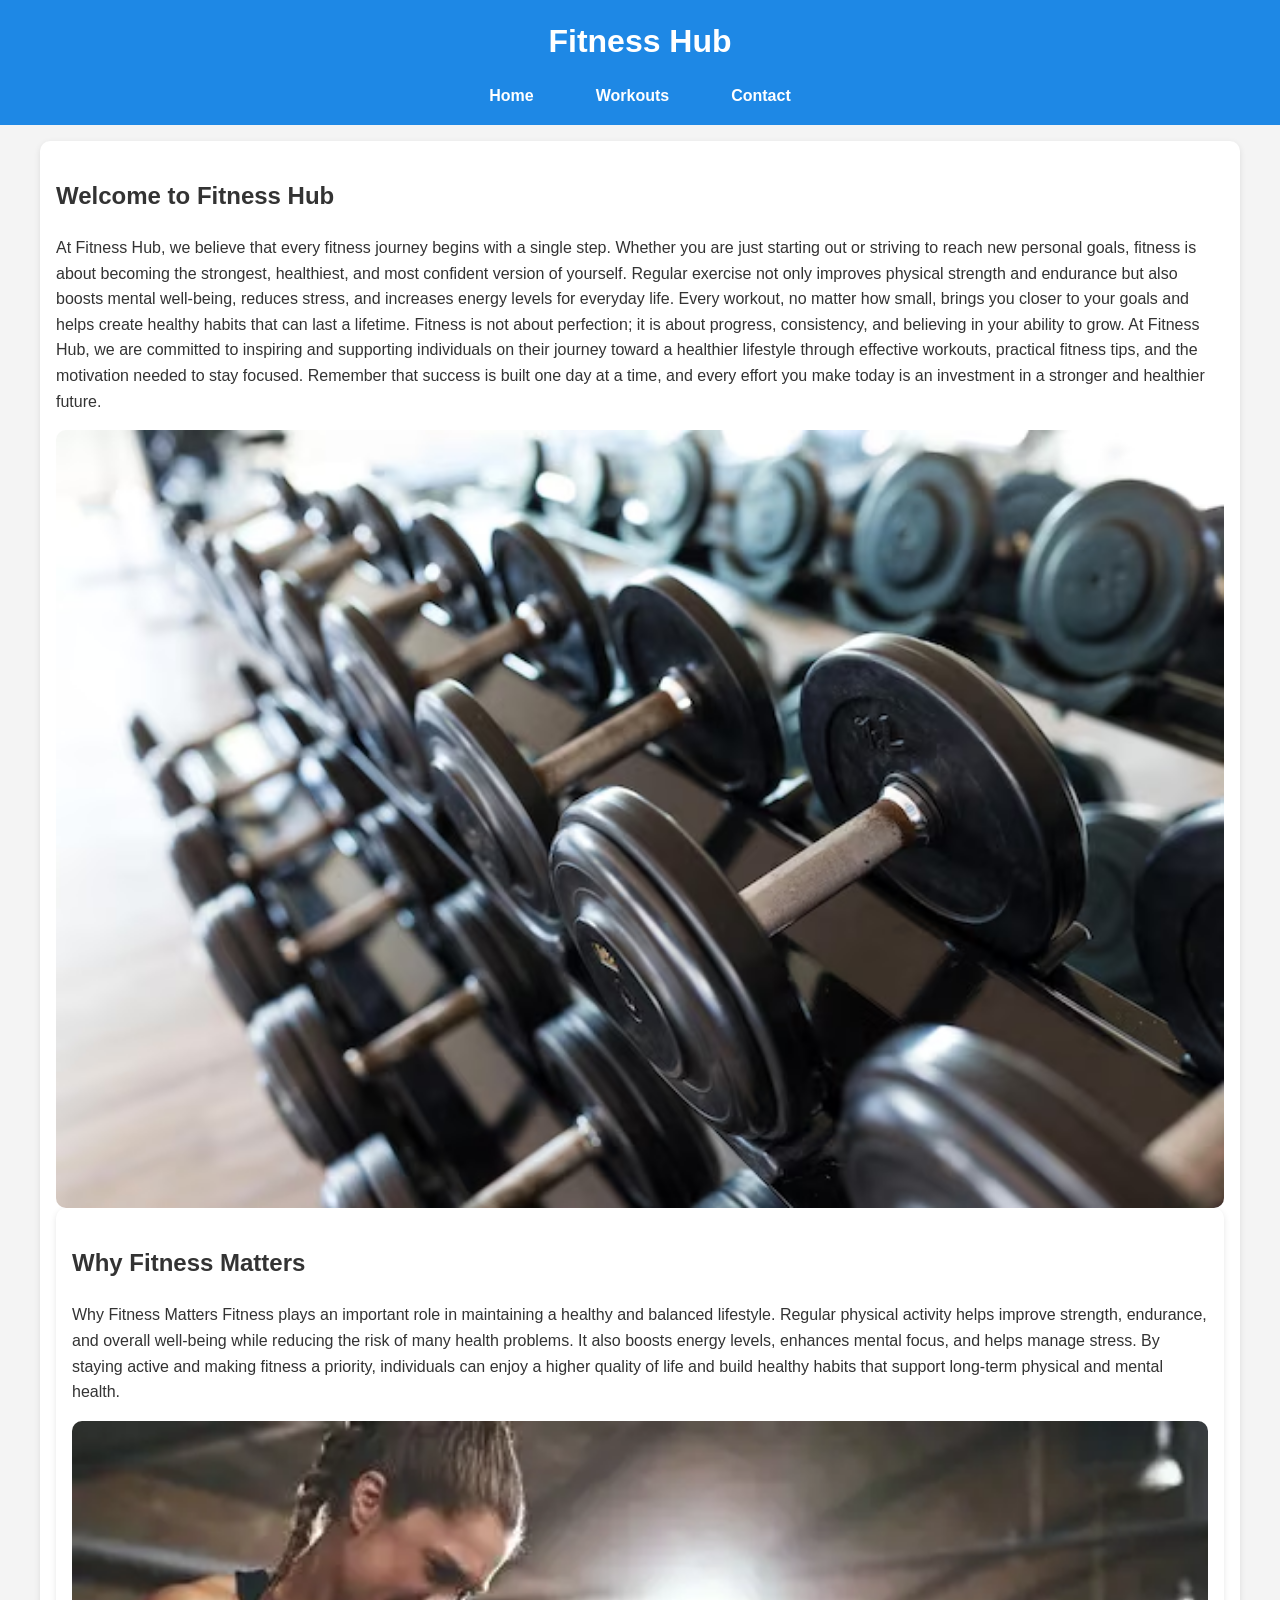
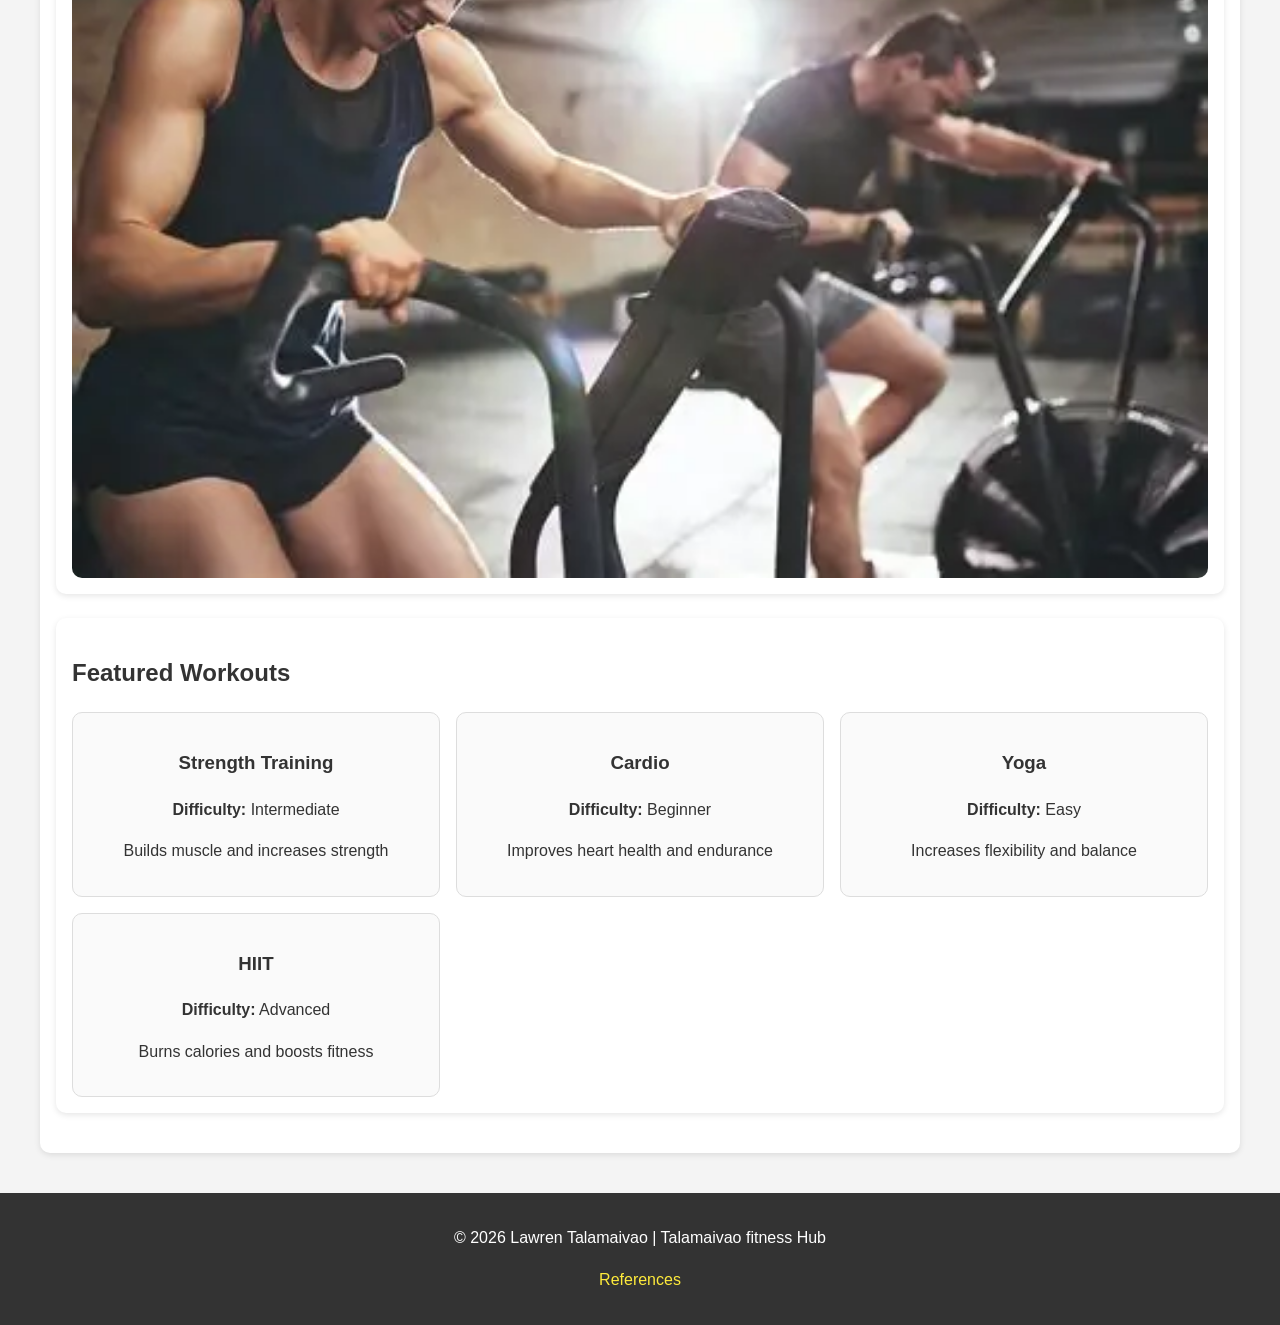
<file: project/index.html>
<!DOCTYPE html>
<html lang="en">
<head>
    <meta charset="UTF-8">
    <meta name="viewport" content="width=device-width, initial-scale=1.0">
    <meta name="description" content="Fitness Hub helps people achieve their fitness goals through workouts, nutrition tips, and healthy lifestyle guidance.">
    <meta name="author" content="Lawren Talamaivao">
    <title>Fitness Hub | Home</title>

    <link rel="stylesheet" href="styles/project.css">
    <script src="scripts/project.js"></script>
</head>
<body>

<header>
    <h1>Fitness Hub</h1>

    <nav>
        <a href="index.html">Home</a>
        <a href="attractions.html">Workouts</a>
        <a href="contact.html">Contact</a>
    </nav>
</header>

<main>
    <section>
        <h2>Welcome to Fitness Hub</h2>
        <p>
          At Fitness Hub, we believe that every fitness journey begins with a single step. Whether you are just starting out or striving to reach new personal goals, fitness is about becoming the strongest, healthiest, 
            and most confident version of yourself. Regular exercise not only improves physical strength and endurance but also boosts mental well-being, reduces stress, and increases energy levels for everyday life. 
            Every workout, no matter how small, brings you closer to your goals and helps create healthy habits that can last a lifetime. Fitness is not about perfection; it is about progress, consistency, and believing in your ability to grow.
            At Fitness Hub, we are committed to inspiring and supporting individuals on their journey toward a healthier lifestyle through effective workouts, practical fitness tips, and the motivation needed to stay focused.
            Remember that success is built one day at a time, and every effort you make today is an investment in a stronger and healthier future.
        </p>

        <img src="images/dumbell.avif"
    </section>

    <section>
        <h2>Why Fitness Matters</h2>
        <p>
           Why Fitness Matters

          Fitness plays an important role in maintaining a healthy and balanced lifestyle. Regular physical activity helps improve strength, endurance,
            and overall well-being while reducing the risk of many health problems. It also boosts energy levels, enhances mental focus, and helps manage stress. By staying active and making fitness a priority,
            individuals can enjoy a higher quality of life and build healthy habits that support long-term physical and mental health.
        </p>

        <img src="images/cardio.webp" alt="Cardio Workout">
    </section>

    <section>
        <h2>Featured Workouts</h2>

        <div id="workouts"></div>
    </section>
</main>

<footer>
    <p>&copy; 2026 Lawren Talamaivao | Talamaivao fitness Hub</p>
    <p><a href="references.html">References</a></p>
</footer>

</body>
</html>
</file>
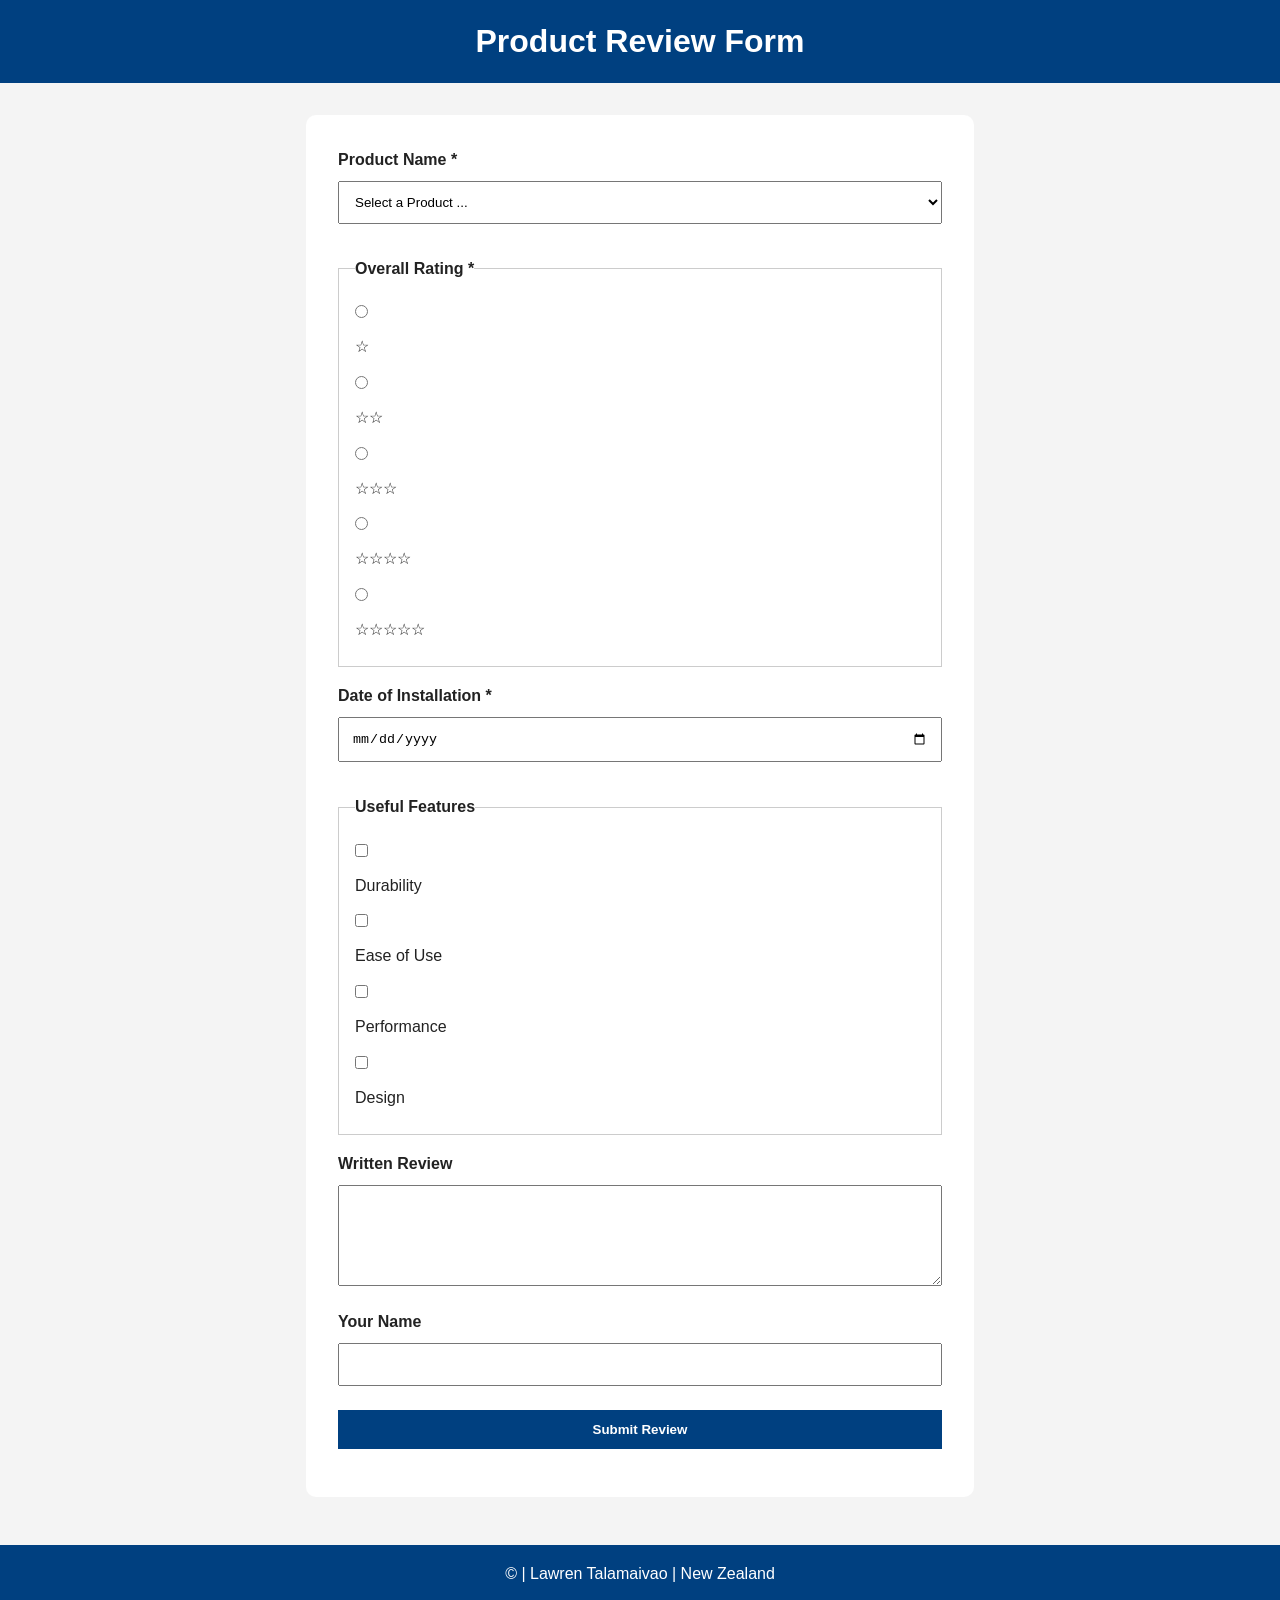
<file: form.html>
<!DOCTYPE html>
<html lang="en">
<head>
    <meta charset="UTF-8">
    <meta name="viewport" content="width=device-width, initial-scale=1.0">
    <title>Product Review Form</title>

    <meta name="description" content="Complete a product review form by selecting a product, providing a rating, choosing useful features, and sharing feedback about your experience.">
    <meta name="author" content="Lawren Talamaivao">

    <link rel="stylesheet" href="styles/form.css">
    <script src="scripts/form.js"></script>
    
</head>
<body>

    <header>
        <h1>Product Review Form</h1>
    </header>

    <main>
        <form method="get" action="review.html">

            <label for="productName">Product Name *</label>
            <select id="productName" name="productName" required>
                <option value="" disabled selected>Select a Product ...</option>
                <option value="product1">Product 1</option>
                <option value="product2">Product 2</option>
                <option value="product3">Product 3</option>
            </select>

            <fieldset>
                <legend>Overall Rating *</legend>

                <input type="radio" id="rating1" name="rating" value="1" required>
                <label for="rating1">☆</label>

                <input type="radio" id="rating2" name="rating" value="2" required>
                <label for="rating2">☆☆</label>

                <input type="radio" id="rating3" name="rating" value="3" required>
                <label for="rating3">☆☆☆</label>

                <input type="radio" id="rating4" name="rating" value="4" required>
                <label for="rating4">☆☆☆☆</label>

                <input type="radio" id="rating5" name="rating" value="5" required>
                <label for="rating5">☆☆☆☆☆</label>
            </fieldset>

            <label for="installDate">Date of Installation *</label>
            <input type="date" id="installDate" name="installDate" required>

            <fieldset>
                <legend>Useful Features</legend>

                <input type="checkbox" id="durability" name="features" value="Durability">
                <label for="durability">Durability</label>

                <input type="checkbox" id="easeofuse" name="features" value="Ease of Use">
                <label for="easeofuse">Ease of Use</label>

                <input type="checkbox" id="performance" name="features" value="Performance">
                <label for="performance">Performance</label>

                <input type="checkbox" id="design" name="features" value="Design">
                <label for="design">Design</label>
            </fieldset>

            <label for="review">Written Review</label>
            <textarea id="review" name="review" rows="5"></textarea>

            <label for="username">Your Name</label>
            <input type="text" id="username" name="username">

            <input type="submit" value="Submit Review">

        </form>
    </main>

    <footer>
        <p>&copy; <span id="year"></span> | Lawren Talamaivao | New Zealand</p>
        <p id="lastModified"></p>
    </footer>

</body>
</html>
</file>
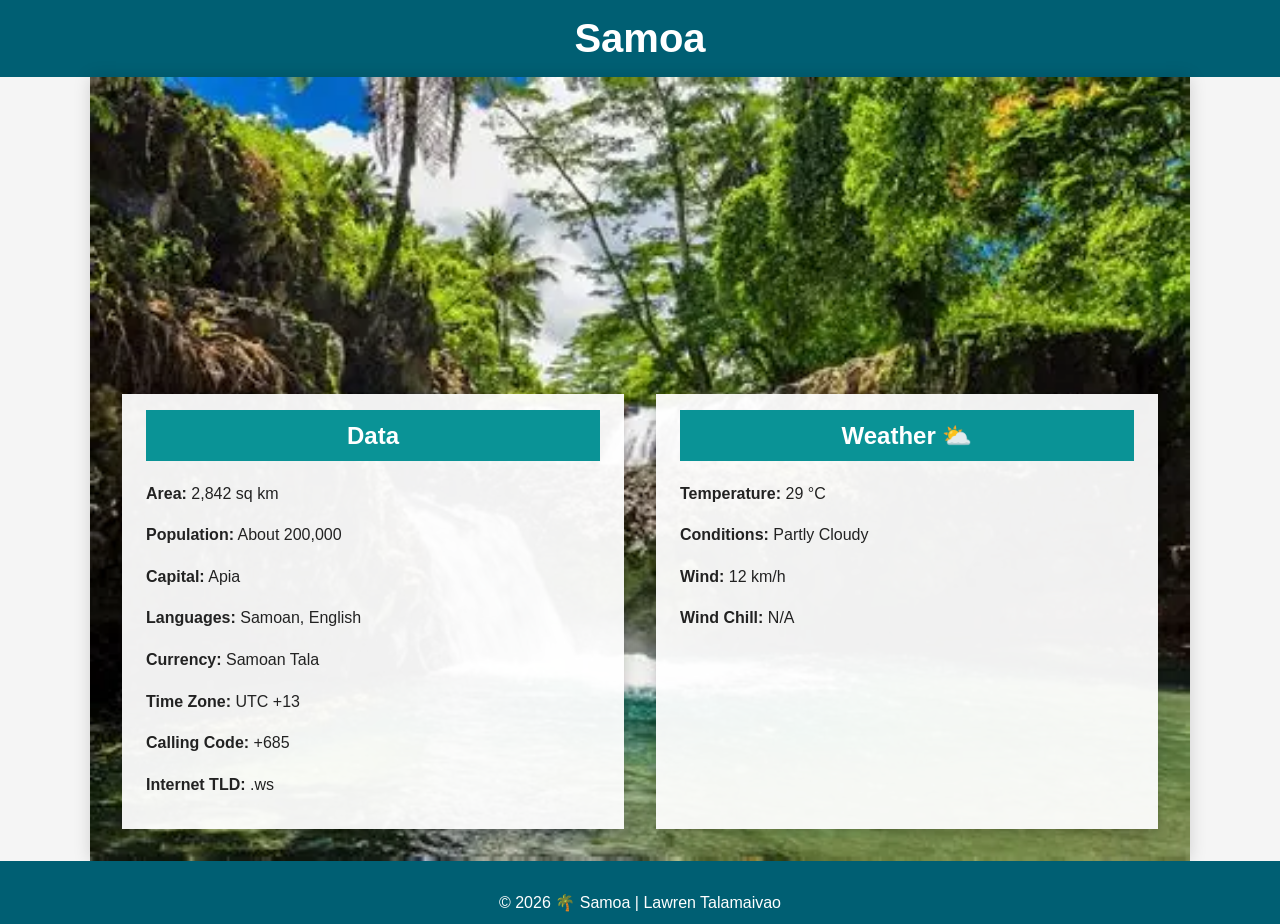
<file: place.html>
<!DOCTYPE html>
<html lang="en">
<head>
<meta charset="UTF-8">
<meta name="viewport" content="width=device-width, initial-scale=1.0">
 
    <title>Samoa | WDD 131 - Dynamic Web Fundamentals</title>
<meta name="description" content="Learn about Samoa, its beautiful landscapes, weather, and natural environment.">
<meta name="author" content="Lawren Talamaivao">
 
    <link rel="stylesheet" href="styles/place.css">
<script src="scripts/place.js" defer></script>
</head>
 
<body>
 
    <header>
<h1>Samoa</h1>
</header>
 
    <main>
 
        <section class="hero">
            <picture>
                <source media="(min-width: 700px)" srcset="images/samoa-large.webp">
                <img src="images/samoa-small.webp"
                     alt="Beautiful tropical landscape in Samoa"
                     width="800"
                     height="500">
            </picture>

            <section class="info" aria-label="Samoa information">
<div class="data">
<h2>Data</h2>
 
                <p><strong>Area:</strong> 2,842 sq km</p>
<p><strong>Population:</strong> About 200,000</p>
<p><strong>Capital:</strong> Apia</p>
<p><strong>Languages:</strong> Samoan, English</p>
<p><strong>Currency:</strong> Samoan Tala</p>
<p><strong>Time Zone:</strong> UTC +13</p>
<p><strong>Calling Code:</strong> +685</p>
<p><strong>Internet TLD:</strong> .ws</p>
</div>
 
            <div class="weather">
<h2>Weather</h2>
 
                <div class="weather-icon">
                    <img src="images/weather.svg" alt="Partly cloudy weather">
                </div>
 
                <p><strong>Temperature:</strong> 29 °C</p>
<p><strong>Conditions:</strong> Partly Cloudy</p>
<p><strong>Wind:</strong> 12 km/h</p>
<p><strong>Wind Chill:</strong> <span id="wind-chill">N/A</span></p>
                </div>
            </section>
        </section>
 
    </main>
 
    <footer>
<p>
&copy; <span id="currentyear"></span> 🌴 Samoa | Lawren Talamaivao
</p>
<p>
            Last Modification: <span id="lastModified"></span>
</p>
</footer>
 
</body>
</html>
</file>
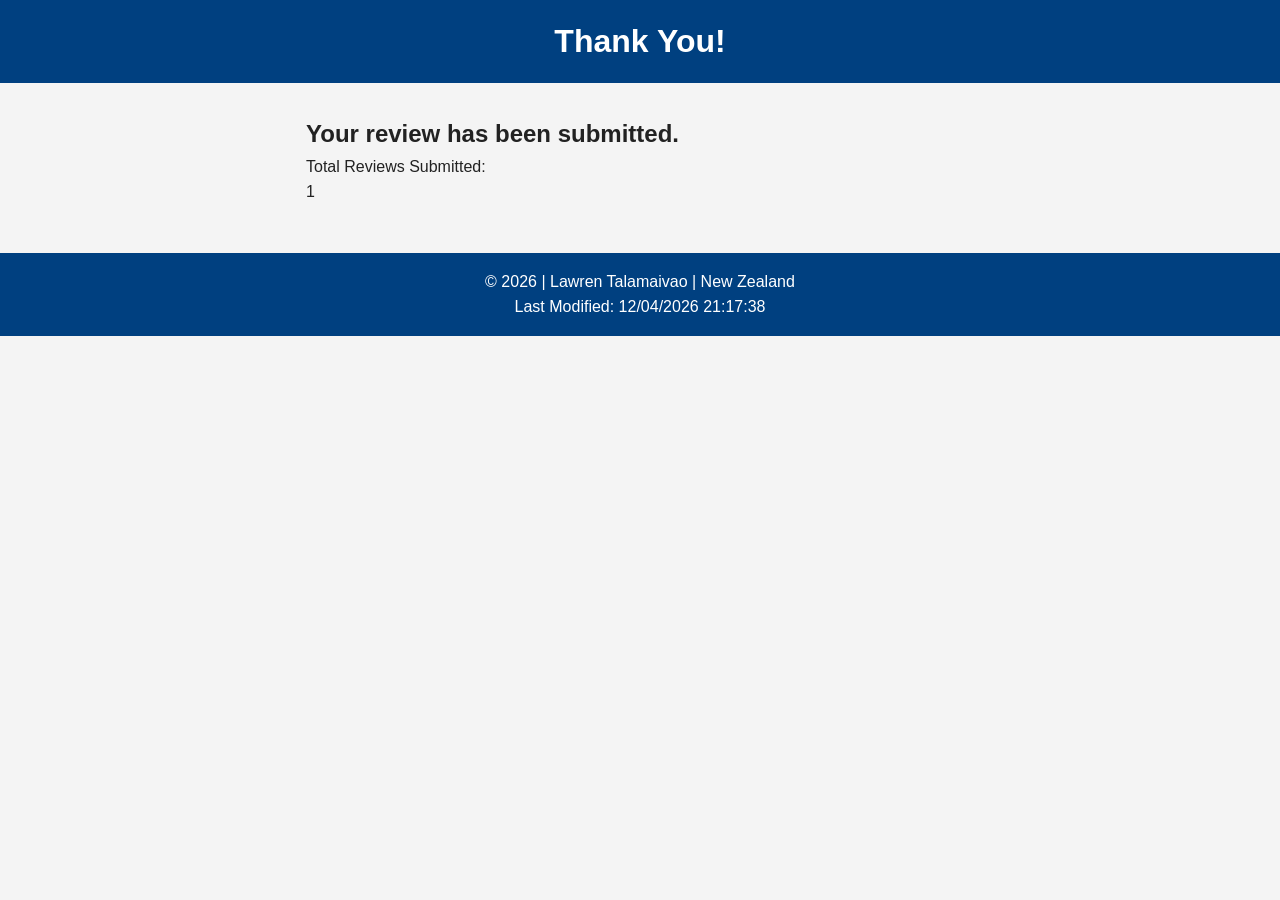
<file: review.html>
<!DOCTYPE html>
<html lang="en">
<head>
    <meta charset="UTF-8">
    <meta name="viewport" content="width=device-width, initial-scale=1.0">
    <title>Review Submitted</title>

    <meta name="description" content="Confirmation page displaying the successful submission of a product review and the total number of reviews recorded.">
    <meta name="author" content="Lawren Talamaivao">

    <link rel="stylesheet" href="styles/form.css">
    <script src="scripts/review.js" defer></script>
</head>
<body>

<header>
    <h1>Thank You!</h1>
</header>

<main>
    <h2>Your review has been submitted.</h2>
    <p>Total Reviews Submitted:</p>
    <p id="reviewCount"></p>
</main>

<footer>
    <p>&copy; <span id="year"></span> | Lawren Talamaivao | New Zealand</p>
    <p id="lastModified"></p>
</footer>

</body>
</html>
</file>
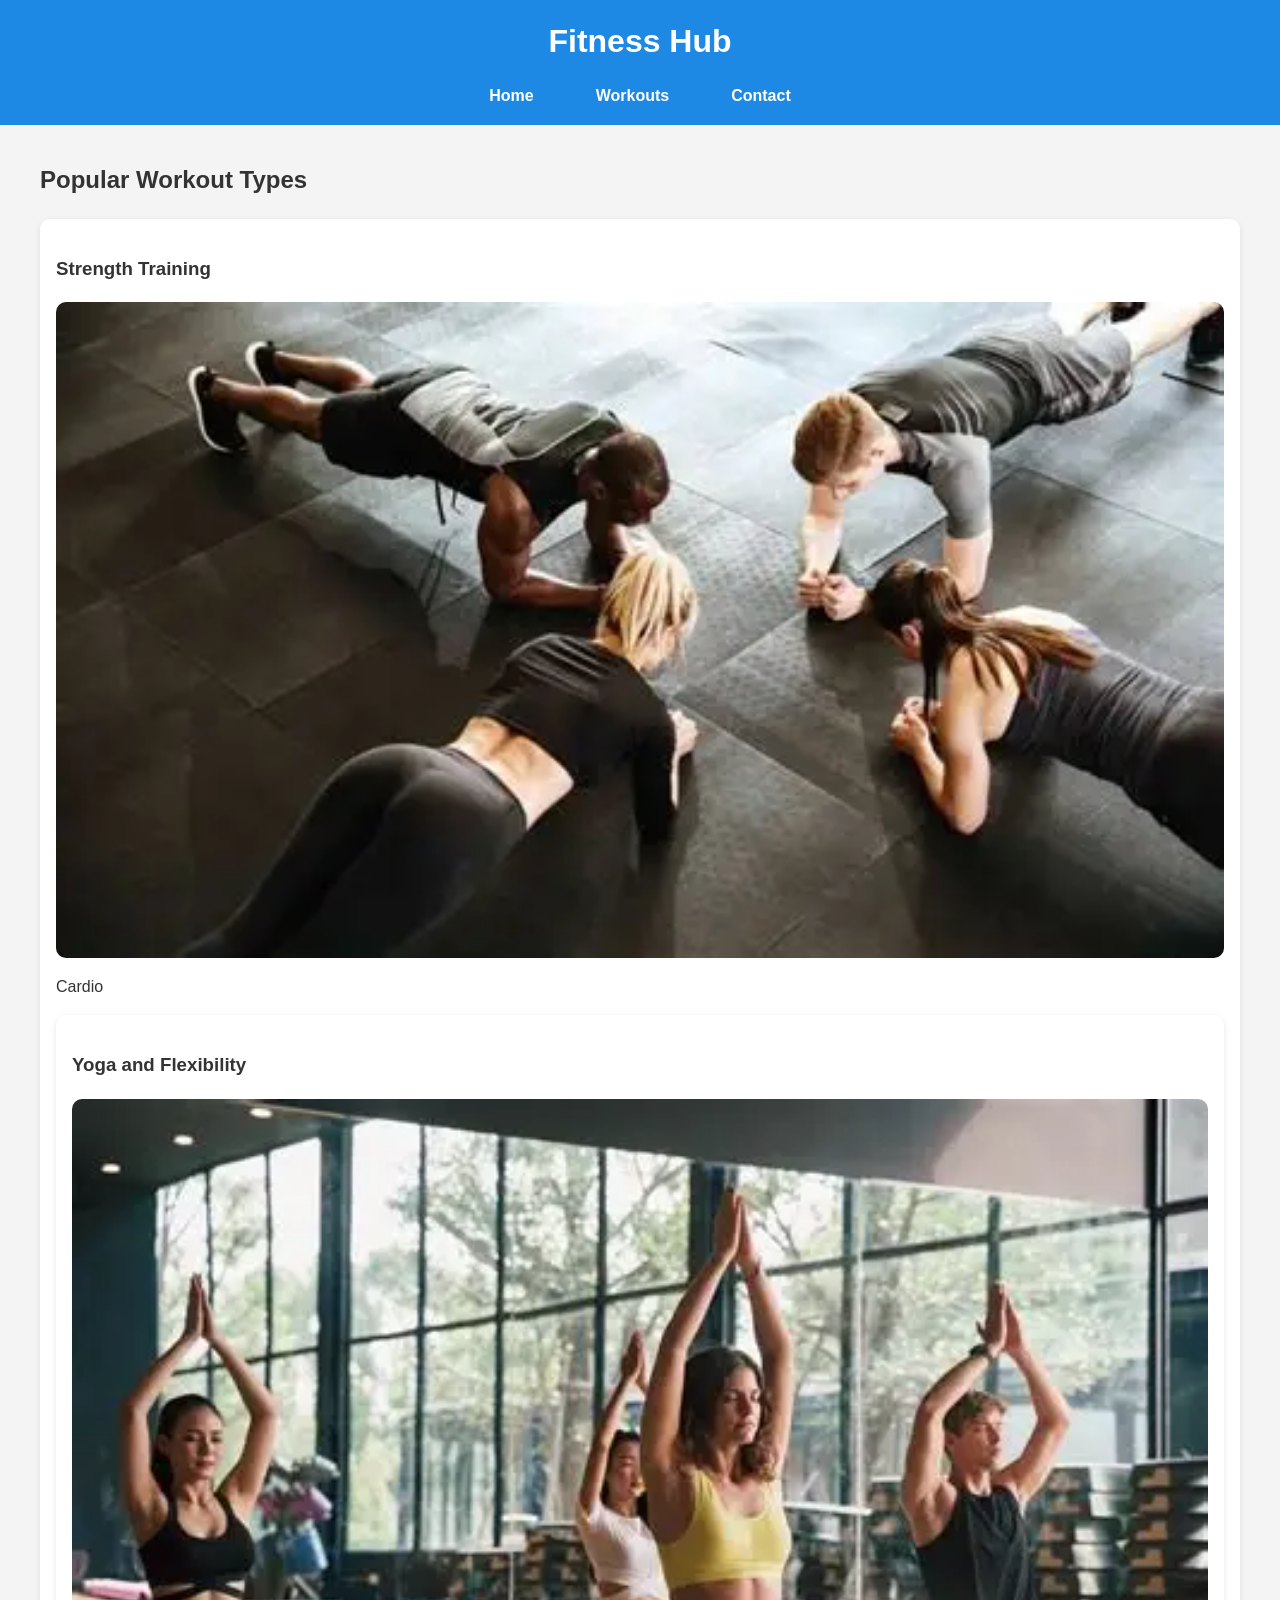
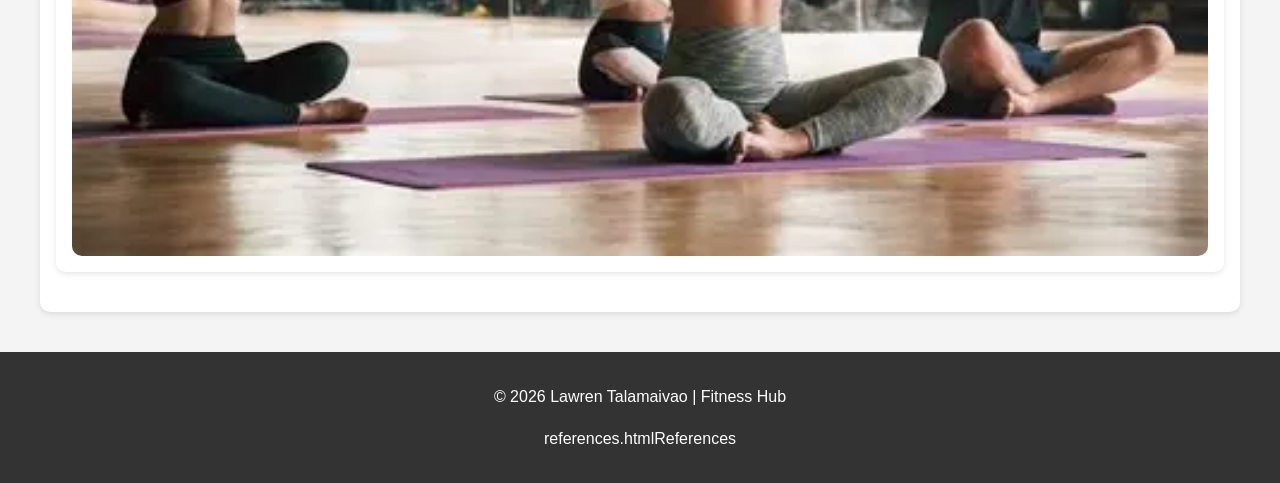
<file: project/attractions.html>
<!DOCTYPE html>
<html lang="en">
<head>
    <meta charset="UTF-8">
    <meta name="viewport" content="width=device-width, initial-scale=1.0">
    <meta name="description" content="Explore workout options including strength training, cardio, and flexibility exercises.">
    <meta name="author" content="Lawren Talamaivao">
    <title>Fitness Hub | Workouts</title>

   <link rel="stylesheet" href="styles/project.css">
    <script src="scripts/project.js"></script>

</head>
<body>

<header>
    <h1>Fitness Hub</h1>

    <nav>
        <a href="index.html">Home</a>
        <a href="attractions.html">Workouts</a>
        <a href="contact.html">Contact</a>
    </nav>
</header>

<main>

    <h2>Popular Workout Types</h2>

    <section>
        <h3>Strength Training</h3>
        <img src="images/fitness.webp"
             alt="Strength training workout"
             loading="lazy increase overall strength.
        </p>
    </section>

    <section>
        <h3>Cardio Training</h3>
        <img src="images/cardio.webp"
             alt="Cardio exercise session"
             loading="lazy">
        <p>
            Cardio     <section>
        <h3>Yoga and Flexibility</h3>
        <img src="images/yoga.webp"
             alt="Yoga stretching session"
          stress management.
        </p>
    </section>

</main>

<footer>
    <p>&copy; 2026 Lawren Talamaivao | Fitness Hub</p>
    <p>references.htmlReferences</a></p>
</footer>

</body>
</html>
</file>
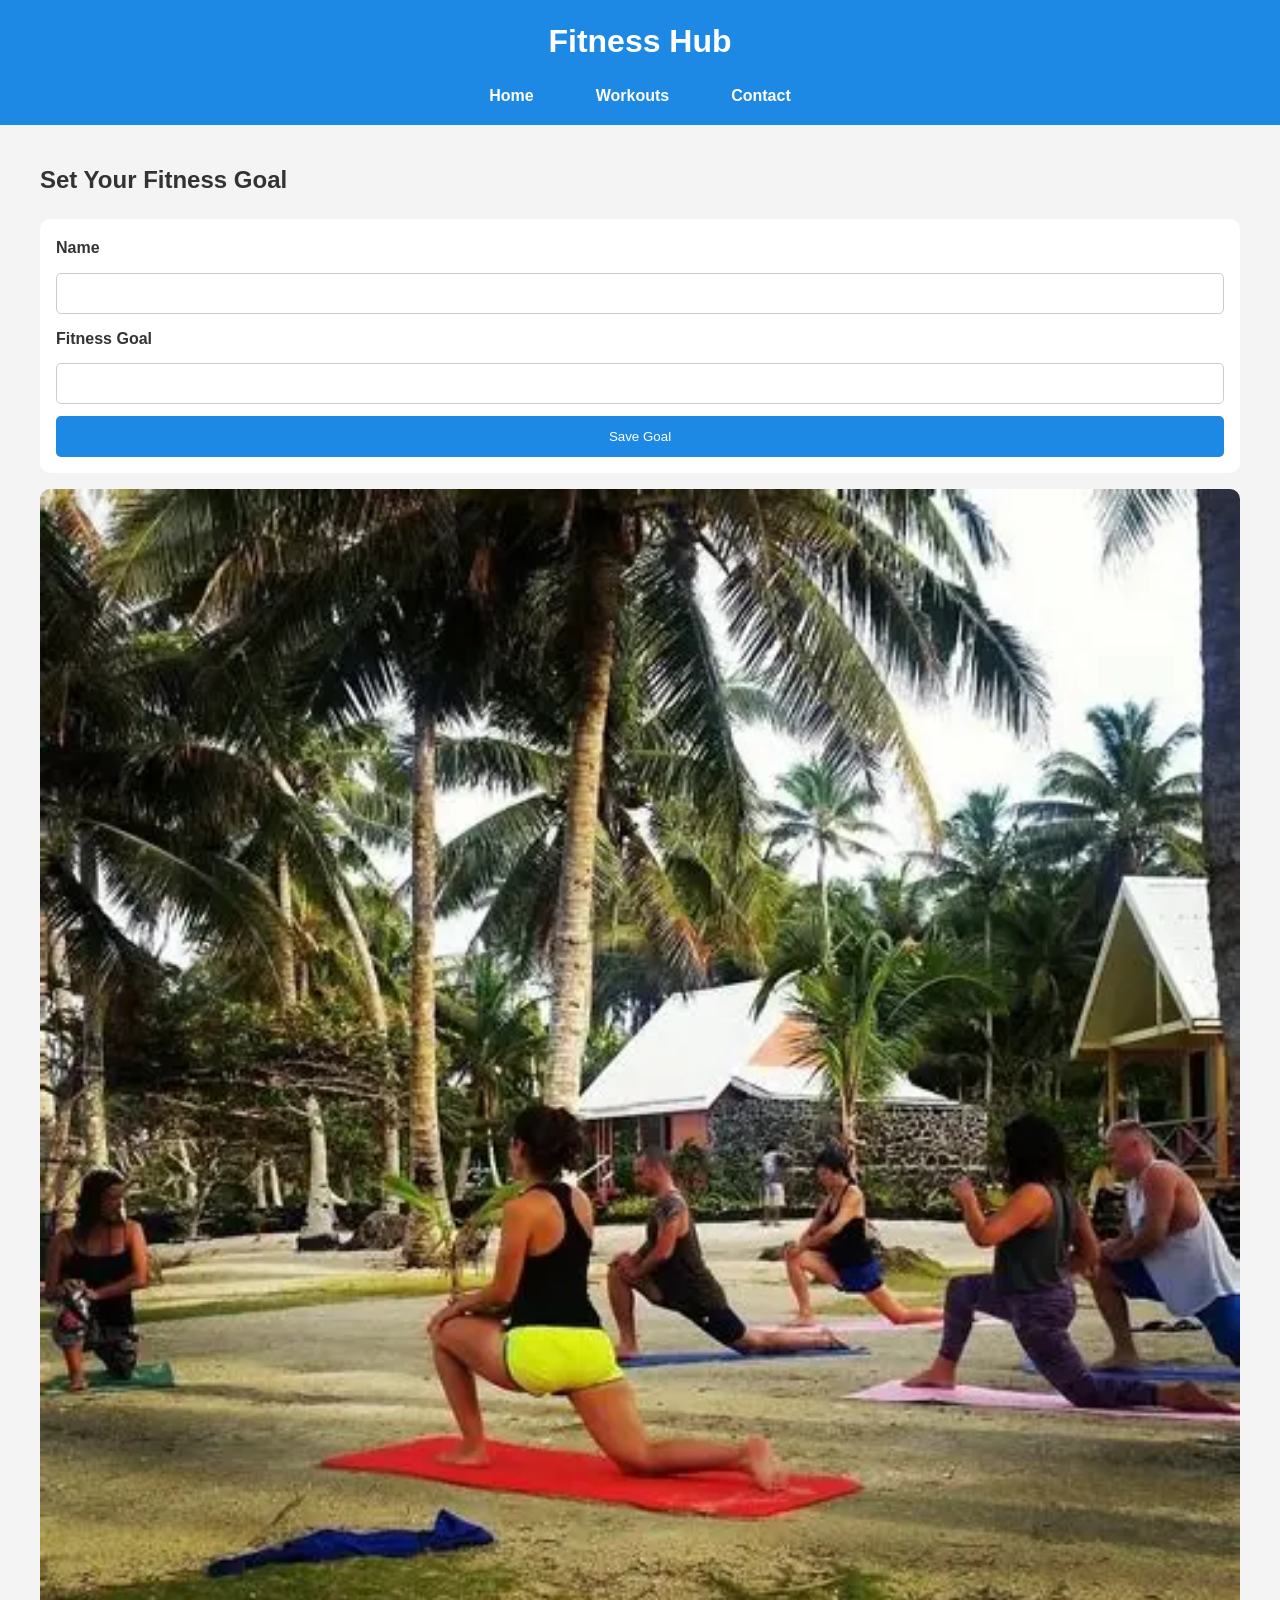
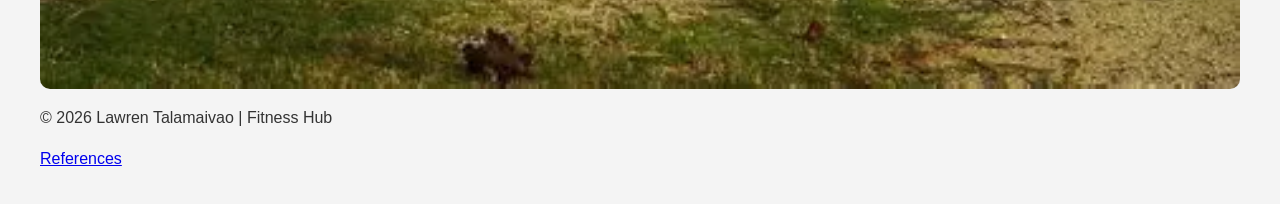
<file: project/contact.html>
<!DOCTYPE html>
<html lang="en">
<head>
    <meta charset="UTF-8">
    <meta name="viewport" content="width=device-width, initial-scale=1.0">
    <meta name="description" content="Contact Fitness Hub and submit your fitness goals.">
    <meta name="author" content="Lawren Talamaivao">
    <title>Fitness Hub | Contact</title>

   <link rel="stylesheet" href="styles/project.css">
    <script src="scripts/project.js"></script>

</head>
<body>

<header>
    <h1>Fitness Hub</h1>

    <nav>
        <a href="index.html">Home</a>
        <a href="attractions.html">Workouts</a>
        <a href="contact.html">Contact</a>
    </nav>
</header>

<main>

    <h2>Set Your Fitness Goal</h2>

    <form id="goalForm">
        <label for="name">Name</label>
        <input type="text" id="name" required>

        <label for="goal">Fitness Goal</label>
        <input type="text" id="goal" required>

        <button type="submit">Save Goal</button>
    </form>

    <p id="message"></p>

    <img src="images/samoa-yoga.webp"
         alt="Samoa Yoga">
    <p>&copy; 2026 Lawren Talamaivao | Fitness Hub</p>
    <p><a href="references.html">References</a></p>
</footer>

</body>
</html>
</file>
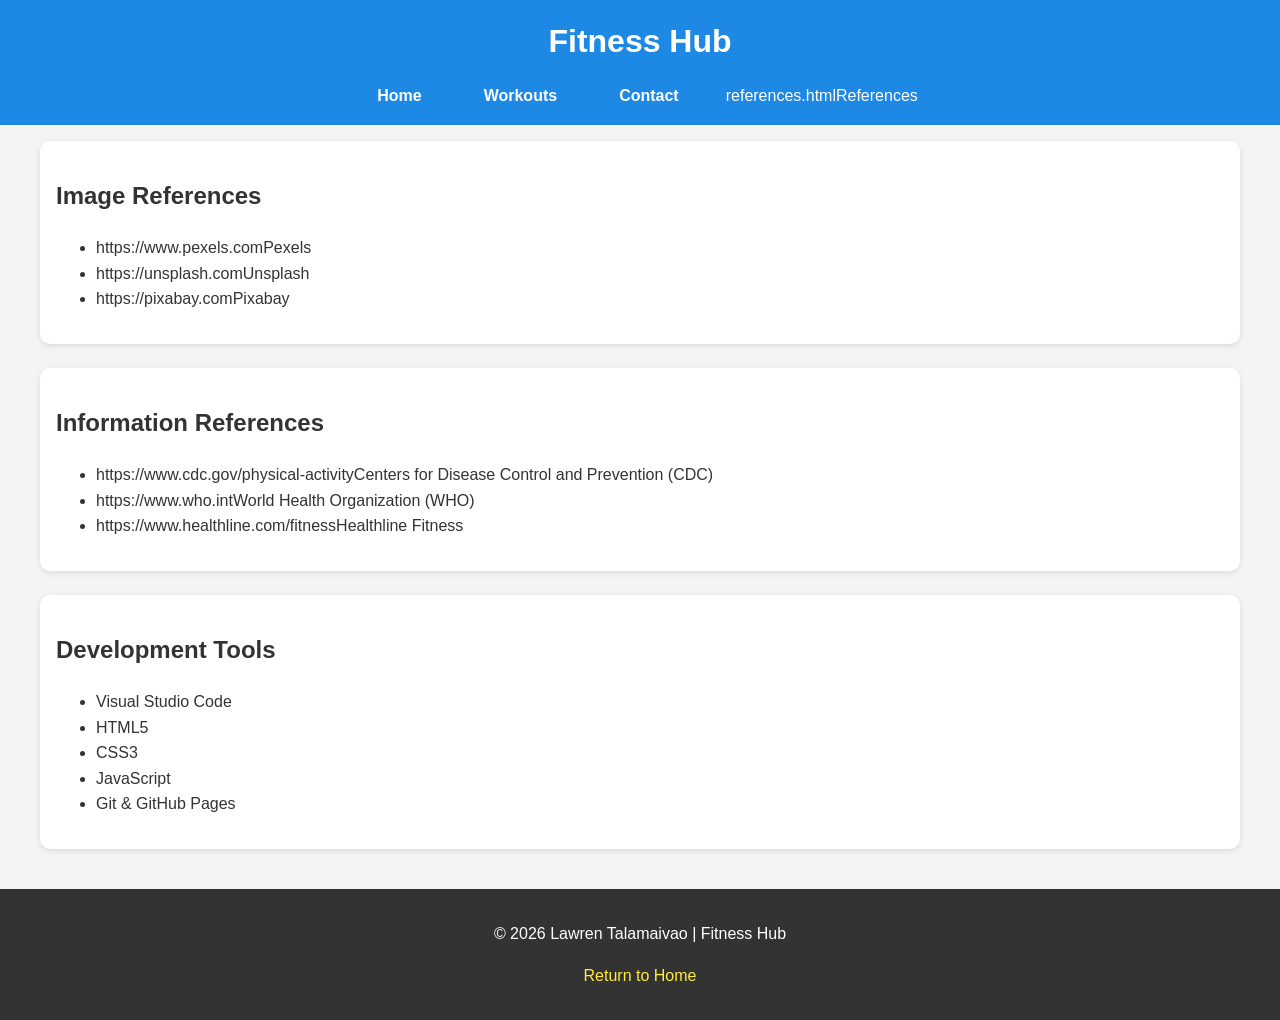
<file: project/references.html>
<!DOCTYPE html>
<html lang="en">
<head>
    <meta charset="UTF-8">
    <meta name="viewport" content="width=device-width, initial-scale=1.0">
    <meta name="description" content="References used for the Fitness Hub website project.">
    <meta name="author" content="Lawren Talamaivao">
    <title>Fitness Hub | References</title>
  
    <link rel="stylesheet" href="styles/project.css">
    
</head>
<body>

    <header>
        <h1>Fitness Hub</h1>

        <nav>
            <a href="index.html">Home</a>
            <a href="attractions.html">Workouts</a>
            <a href="contact.html">Contact</a>
            references.htmlReferences</a>
        </nav>
    </header>

    <main>
        <section>
            <h2>Image References</h2>
            <ul>
                <li>https://www.pexels.comPexels</a></li>
                <li>https://unsplash.comUnsplash</a></li>
                <li>https://pixabay.comPixabay</a></li>
            </ul>
        </section>

        <section>
            <h2>Information References</h2>
            <ul>
                <li>https://www.cdc.gov/physical-activityCenters for Disease Control and Prevention (CDC)</a></li>
                <li>https://www.who.intWorld Health Organization (WHO)</a></li>
                <li>https://www.healthline.com/fitnessHealthline Fitness</a></li>
            </ul>
        </section>

        <section>
            <h2>Development Tools</h2>
            <ul>
                <li>Visual Studio Code</li>
                <li>HTML5</li>
                <li>CSS3</li>
                <li>JavaScript</li>
                <li>Git & GitHub Pages</li>
            </ul>
        </section>
    </main>

    <footer>
        <p>&copy; 2026 Lawren Talamaivao | Fitness Hub</p>
        <p><a href="index.html">Return to Home</a></p>
    </footer>

</body>
</html>
</file>
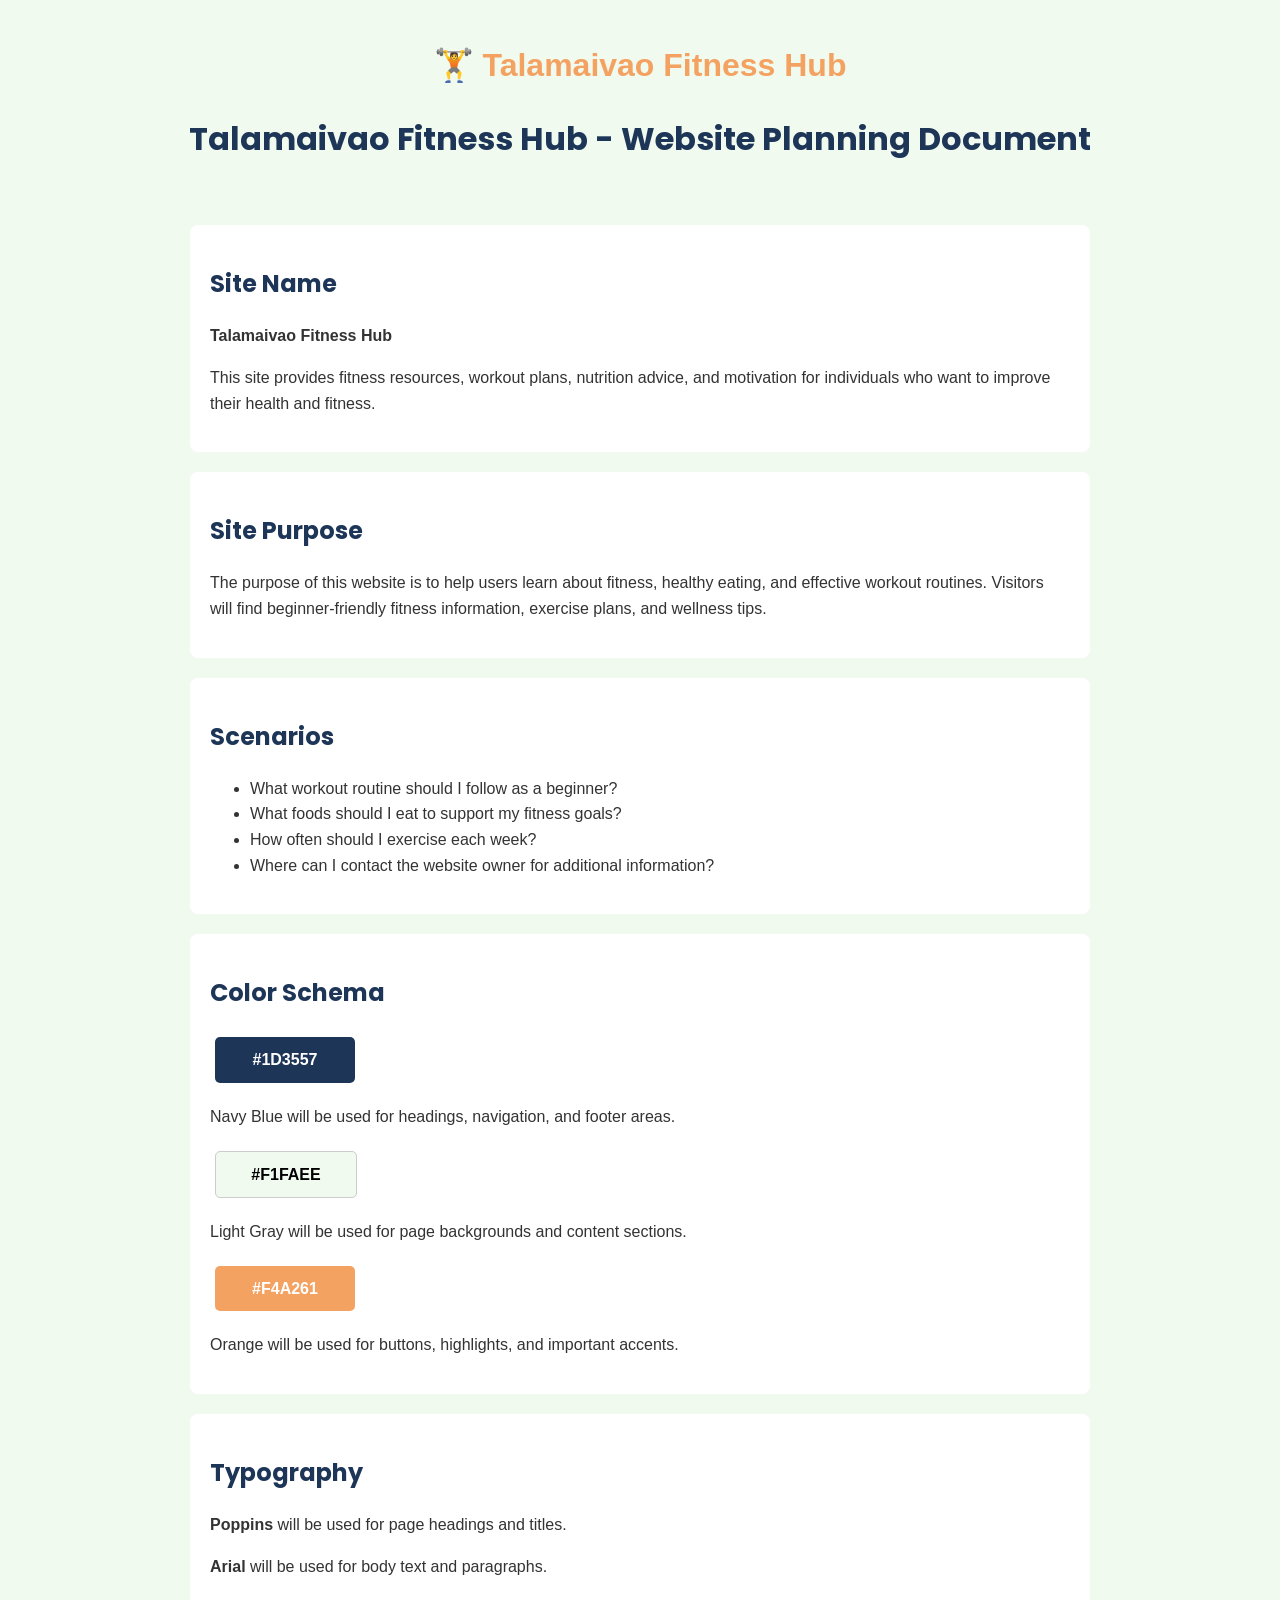
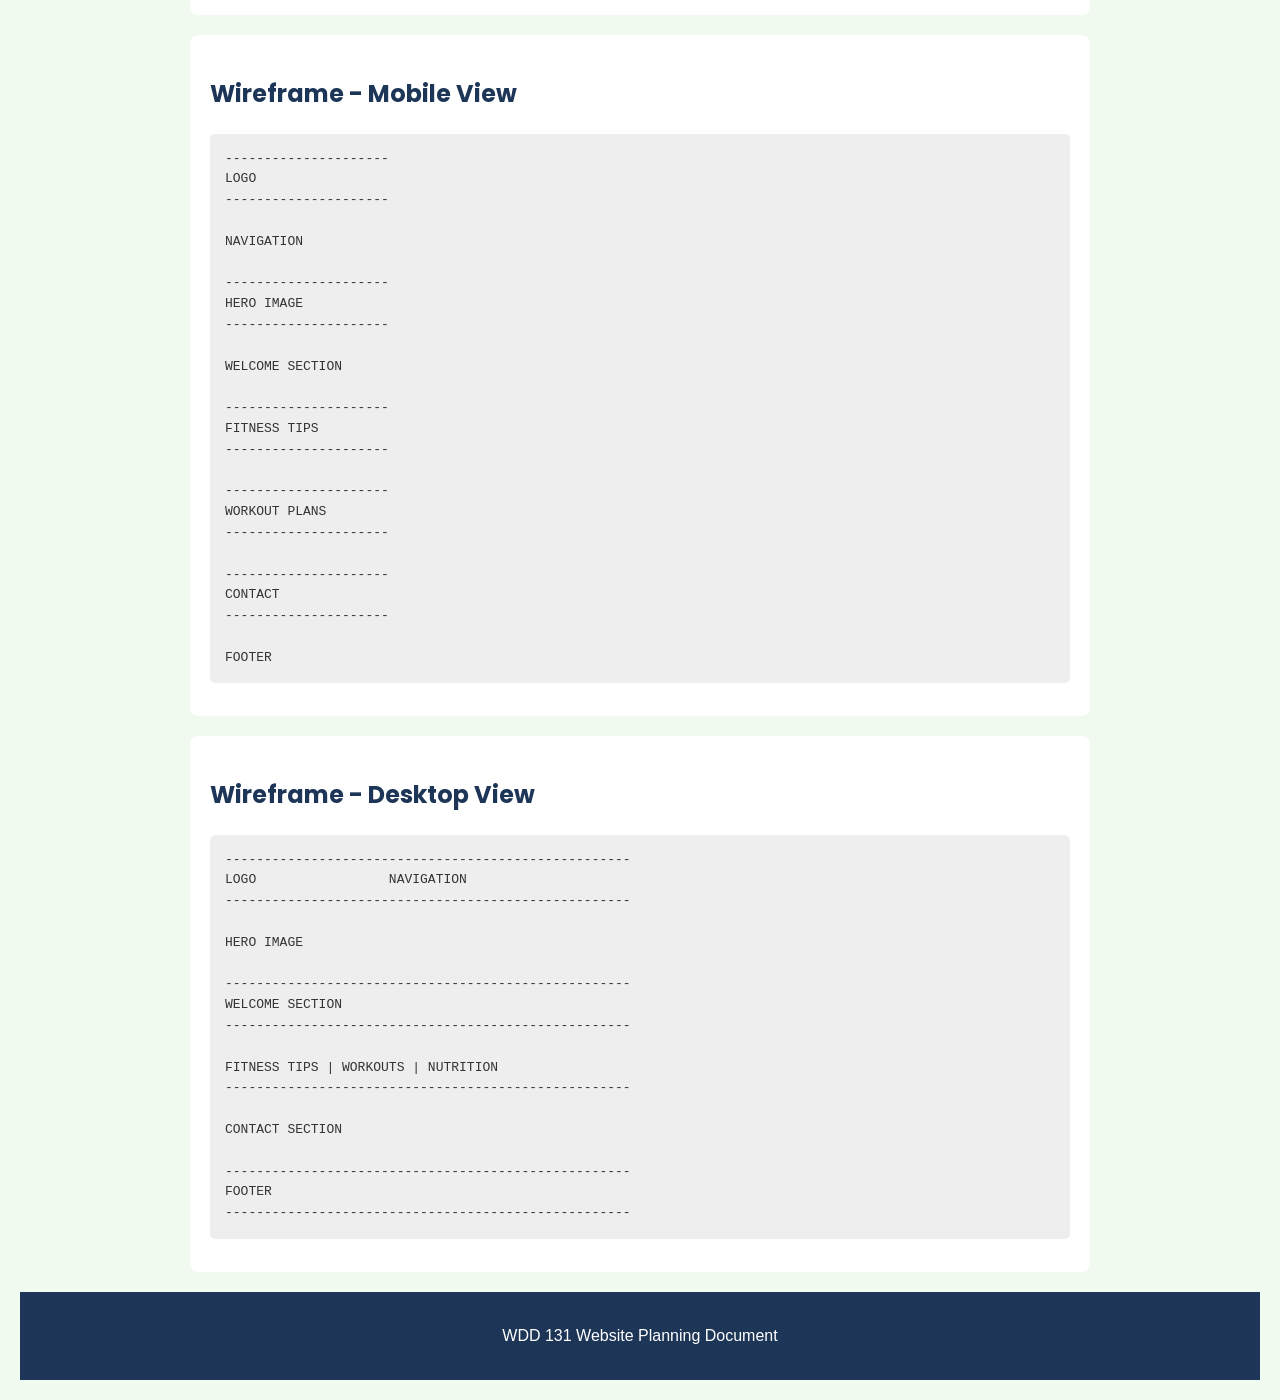
<file: project/siteplan.html>
<!DOCTYPE html>
<html lang="en-US">
<head>
    <meta charset="UTF-8">
    <meta name="viewport" content="width=device-width, initial-scale=1.0">

    <meta name="description" content="Website planning document for Talamaivao Fitness Hub including fitness resources, workout plans, nutrition advice, color schema, typography, and wireframes.">

    <meta name="author" content="Lawren Talamaivao">

    <title>Talamaivao Fitness Hub Site Plan</title>

    <link rel="stylesheet" href="styles/siteplan.css">

    <link rel="preconnect" href="https://fonts.googleapis.com">
    <link rel="preconnect" href="https://fonts.gstatic.com" crossorigin>

    <link href="https://fonts.googleapis.com/css2?family=Poppins:wght@400;700&display=swap" rel="stylesheet">
</head>
<body>

    <header>
        <div class="logo">🏋️ Talamaivao Fitness Hub</div>
        <h1>Talamaivao Fitness Hub - Website Planning Document</h1>
    </header>

    <main>
        <section>
            <h2>Site Name</h2>
            <p><strong>Talamaivao Fitness Hub</strong></p>
            <p>
                This site provides fitness resources, workout plans,
                nutrition advice, and motivation for individuals who
                want to improve their health and fitness.
            </p>
        </section>

        <section>
            <h2>Site Purpose</h2>
            <p>
                The purpose of this website is to help users learn about
                fitness, healthy eating, and effective workout routines.
                Visitors will find beginner-friendly fitness information,
                exercise plans, and wellness tips.
            </p>
        </section>

        <section>
            <h2>Scenarios</h2>
            <ul>
                <li>What workout routine should I follow as a beginner?</li>
                <li>What foods should I eat to support my fitness goals?</li>
                <li>How often should I exercise each week?</li>
                <li>Where can I contact the website owner for additional information?</li>
            </ul>
        </section>

        <section>
            <h2>Color Schema</h2>

            <div class="color-box primary">#1D3557</div>
            <p>Navy Blue will be used for headings, navigation, and footer areas.</p>

            <div class="color-box secondary">#F1FAEE</div>
            <p>Light Gray will be used for page backgrounds and content sections.</p>

            <div class="color-box accent">#F4A261</div>
            <p>Orange will be used for buttons, highlights, and important accents.</p>
        </section>

        <section>
            <h2>Typography</h2>

            <p><strong>Poppins</strong> will be used for page headings and titles.</p>

            <p><strong>Arial</strong> will be used for body text and paragraphs.</p>
        </section>

        <section>
            <h2>Wireframe - Mobile View</h2>

<pre>
---------------------
LOGO
---------------------

NAVIGATION

---------------------
HERO IMAGE
---------------------

WELCOME SECTION

---------------------
FITNESS TIPS
---------------------

---------------------
WORKOUT PLANS
---------------------

---------------------
CONTACT
---------------------

FOOTER
</pre>

        </section>

        <section>
            <h2>Wireframe - Desktop View</h2>

<pre>
----------------------------------------------------
LOGO                 NAVIGATION
----------------------------------------------------

HERO IMAGE

----------------------------------------------------
WELCOME SECTION
----------------------------------------------------

FITNESS TIPS | WORKOUTS | NUTRITION
----------------------------------------------------

CONTACT SECTION

----------------------------------------------------
FOOTER
----------------------------------------------------
</pre>

        </section>
    </main>

    <footer>
        <p>WDD 131 Website Planning Document</p>
    </footer>

</body>
</html>
</file>
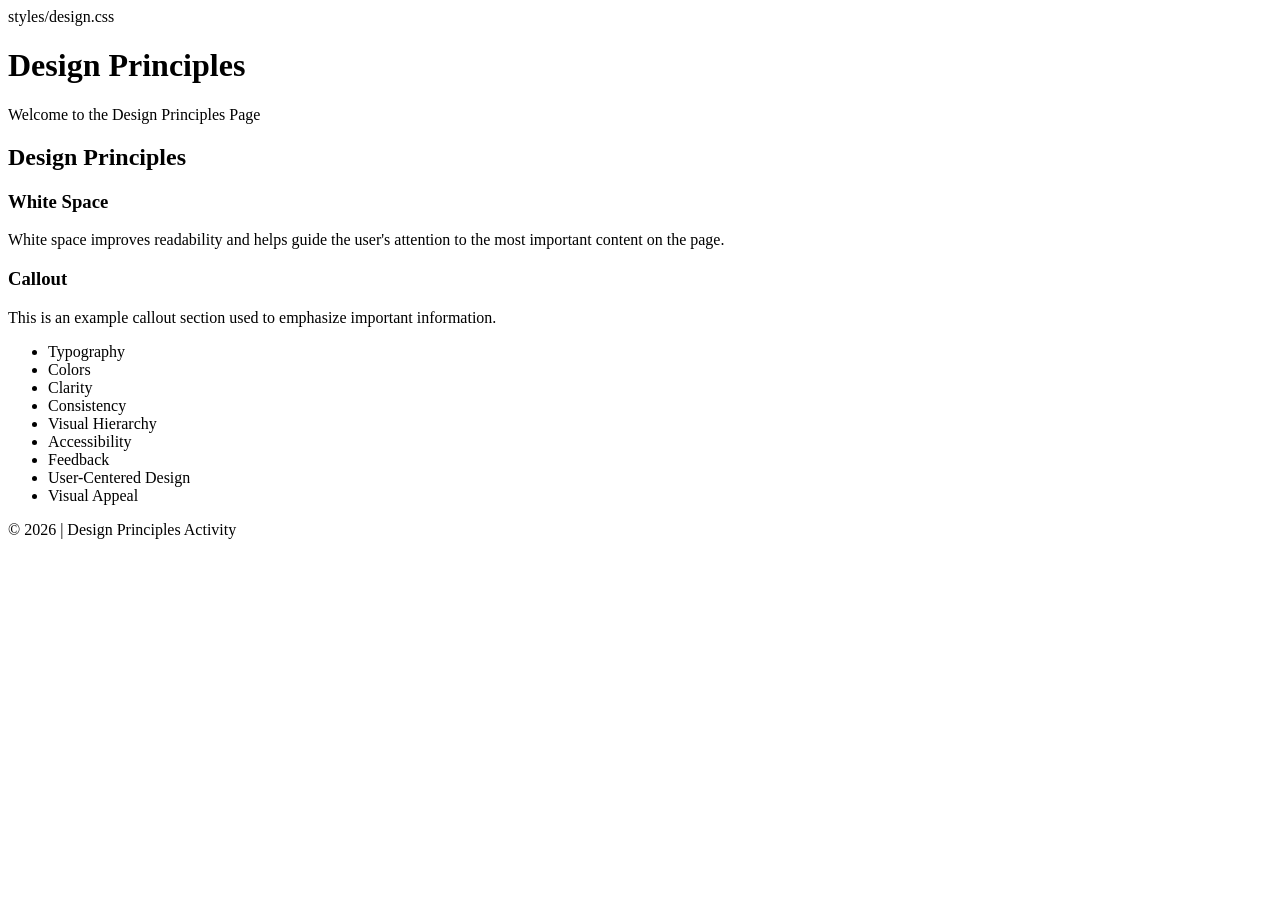
<file: week03/design.html>
<!DOCTYPE html>
<html lang="en-US">
<head>
    <meta charset="UTF-8">
    <meta name="viewport" content="width=device-width, initial-scale=1.0">
    <title>Design Principles</title>
    styles/design.css
</head>
<body>
    <header>
        <h1>Design Principles</h1>
    </header>

    <div class="banner">
        Welcome to the Design Principles Page
    </div>

    <main>
        <h2>Design Principles</h2>

        <article>
            <h3>White Space</h3>
            <p>
                White space improves readability and helps guide the
                user's attention to the most important content on the page.
            </p>

            <div class="callout">
                <h3>Callout</h3>
                <p>
                    This is an example callout section used to emphasize
                    important information.
                </p>
            </div>
        </article>

        <ul>
            <li>Typography</li>
            <li>Colors</li>
            <li>Clarity</li>
            <li>Consistency</li>
            <li>Visual Hierarchy</li>
            <li>Accessibility</li>
            <li>Feedback</li>
            <li>User-Centered Design</li>
            <li>Visual Appeal</li>
        </ul>
    </main>

    <footer>
        <p>&copy; 2026 | Design Principles Activity</p>
    </footer>
</body>
</html>
</file>
<file: project/styles/project.css>
/* Google Font Fallback */
body {
    font-family: Arial, Helvetica, sans-serif;
    margin: 0;
    line-height: 1.6;
    background-color: #f4f4f4;
    color: #333;
}

/* Header */
header {
    background-color: #1e88e5;
    color: white;
    text-align: center;
    padding: 1rem;
}

header h1 {
    margin: 0;
}

/* Navigation */
nav {
    margin-top: 1rem;
}

nav a {
    color: white;
    text-decoration: none;
    margin: 0 15px;
    font-weight: bold;
}

nav a:hover {
    color: #ffeb3b;
}

/* Main Content */
main {
    max-width: 1200px;
    margin: auto;
    padding: 1rem;
}

/* Sections */
section {
    background-color: white;
    margin-bottom: 1.5rem;
    padding: 1rem;
    border-radius: 10px;
    box-shadow: 0 2px 6px rgba(0, 0, 0, 0.1);
}

/* Images */
img {
    width: 100%;
    height: auto;
    border-radius: 10px;
    display: block;
}

/* Workout Cards */
#workouts {
    display: grid;
    gap: 1rem;
}

.card {
    background-color: #fafafa;
    border: 1px solid #ddd;
    padding: 1rem;
    border-radius: 10px;
    text-align: center;
}

/* Form */
form {
    display: flex;
    flex-direction: column;
    gap: 0.75rem;
    background-color: white;
    padding: 1rem;
    border-radius: 10px;
}

label {
    font-weight: bold;
}

input,
textarea {
    padding: 0.75rem;
    border: 1px solid #ccc;
    border-radius: 5px;
}

button {
    background-color: #1e88e5;
    color: white;
    border: none;
    padding: 0.8rem;
    border-radius: 5px;
    cursor: pointer;
}

button:hover {
    background-color: #1565c0;
}

/* Message Area */
#message {
    margin-top: 1rem;
    font-weight: bold;
    color: green;
}

/* Footer */
footer {
    background-color: #333;
    color: white;
    text-align: center;
    padding: 1rem;
}

footer a {
    color: #ffeb3b;
    text-decoration: none;
}

footer a:hover {
    text-decoration: underline;
}

/* Desktop View */
@media screen and (min-width: 768px) {

    #workouts {
        grid-template-columns: repeat(3, 1fr);
    }

    nav {
        display: flex;
        justify-content: center;
        gap: 2rem;
    }
}
</file>
<file: styles/form.css>
* {
    margin: 0;
    padding: 0;
    box-sizing: border-box;
}

body {
    font-family: Arial, sans-serif;
    background: #f4f4f4;
    color: #222;
    line-height: 1.6;
}

header {
    background: #004080;
    color: white;
    text-align: center;
    padding: 1rem;
}

main {
    max-width: 700px;
    margin: 1rem auto;
    padding: 1rem;
}

form {
    background: white;
    padding: 1.5rem;
    border-radius: 10px;
}

label,
legend {
    font-weight: bold;
}

input,
select,
textarea {
    width: 100%;
    padding: .75rem;
    margin-top: .5rem;
    margin-bottom: 1rem;
}

fieldset {
    margin: 1rem 0;
    padding: 1rem;
    border: 1px solid #ccc;
}

fieldset label {
    display: block;
    margin-bottom: .5rem;
    font-weight: normal;
}

input[type="radio"],
input[type="checkbox"] {
    width: auto;
    margin-right: .5rem;
}

input[type="submit"] {
    background: #004080;
    color: white;
    border: none;
    cursor: pointer;
    font-weight: bold;
}

input[type="submit"]:hover {
    background: #0066cc;
}

footer {
    text-align: center;
    background: #004080;
    color: white;
    padding: 1rem;
    margin-top: 2rem;
}

@media (min-width: 768px) {
    form {
        padding: 2rem;
    }
}
</file>
<file: styles/place.css>
:root {

    --primary-color: #005f73;

    --secondary-color: #0a9396;

    --accent-color: #ee9b00;

    --light-color: #e9d8a6;

    --white-color: #ffffff;

    --text-color: #222222;

}
 
* {

    box-sizing: border-box;

}
 
body {

    margin: 0;

    font-family: "Trebuchet MS", sans-serif;

    color: var(--text-color);

    background-color: #f5f5f5;

}
 
header {

    background-color: var(--primary-color);

    color: var(--white-color);

    text-align: center;

    padding: 1rem;

}
 
header h1 {

    margin: 0;

    font-size: 2rem;

}
 
main {

    max-width: 1100px;

    margin: 0 auto;

    background-color: var(--white-color);

    box-shadow: 0 0 1rem rgba(0, 0, 0, 0.15);

}
 
.hero img {

    display: block;

    width: 100%;

    height: auto;

}
 
.info {

    padding: 1rem;

}
 
.data,

.weather {

    margin-bottom: 2rem;

}
 
h2 {

    background-color: var(--secondary-color);

    color: var(--white-color);

    text-align: center;

    padding: 0.7rem;

    margin-top: 0;

}
 
p {

    line-height: 1.6;

}
 
.weather-icon {
    display: flex;
    justify-content: center;
    margin: 0.5rem auto;
}

.weather-icon img {
    width: 4rem;
    height: 4rem;
}

.visually-hidden {
    position: absolute;
    left: -9999px;
}

 
footer {

    background-color: var(--primary-color);

    color: var(--white-color);

    text-align: center;

    padding: 1rem;

}
 
footer p {

    margin: 0.3rem;

}
 
/* Wider view */

@media (min-width: 700px) {
 
    header h1 {

        font-size: 2.5rem;

    }
 
    .hero {

        position: relative;

    }
 
    .info {

        position: absolute;

        right: 2rem;

        bottom: 2rem;

        left: 2rem;

        display: grid;

        grid-template-columns: 1fr 1fr;

        gap: 2rem;

        padding: 0;

    }
 
    .data,

    .weather {

        margin-bottom: 0;

        padding: 1rem 1.5rem;

        background-color: rgba(255, 255, 255, 0.94);

        box-shadow: 0 0.25rem 0.75rem rgba(0, 0, 0, 0.2);

    }
 
    .weather h2::after {

        content: " ⛅";

        font-size: 1.5rem;

    }
 
    .weather-icon {

        display: none;

    }
 
    footer {

        padding: 1.5rem;

    }

}
</file>
<file: project/styles/siteplan.css>
:root {
    --primary-color: #1D3557;
    --secondary-color: #F1FAEE;
    --accent-color: #F4A261;
}

body {
    font-family: Arial, sans-serif;
    background-color: var(--secondary-color);
    color: #333;
    margin: 0;
    padding: 20px;
    line-height: 1.6;
}

header {
    text-align: center;
    padding: 20px;
}

.logo {
    font-size: 2rem;
    font-weight: bold;
    color: var(--accent-color);
}

h1,
h2 {
    font-family: 'Poppins', sans-serif;
    color: var(--primary-color);
}

section {
    background-color: white;
    padding: 20px;
    margin: 20px 0;
    border-radius: 8px;
}

.color-box {
    display: inline-block;
    width: 120px;
    padding: 10px;
    margin: 5px;
    text-align: center;
    border-radius: 5px;
    font-weight: bold;
}

.primary {
    background-color: var(--primary-color);
    color: white;
}

.secondary {
    background-color: #F1FAEE;
    color: black;
    border: 1px solid #ccc;
}

.accent {
    background-color: #F4A261;
    color: white;
}

pre {
    background-color: #eeeeee;
    padding: 15px;
    border-radius: 5px;
    overflow-x: auto;
}

footer {
    text-align: center;
    margin-top: 20px;
    padding: 15px;
    background-color: var(--primary-color);
    color: white;
}

@media screen and (min-width: 768px) {
    main {
        max-width: 900px;
        margin: 0 auto;
    }
}
</file>
